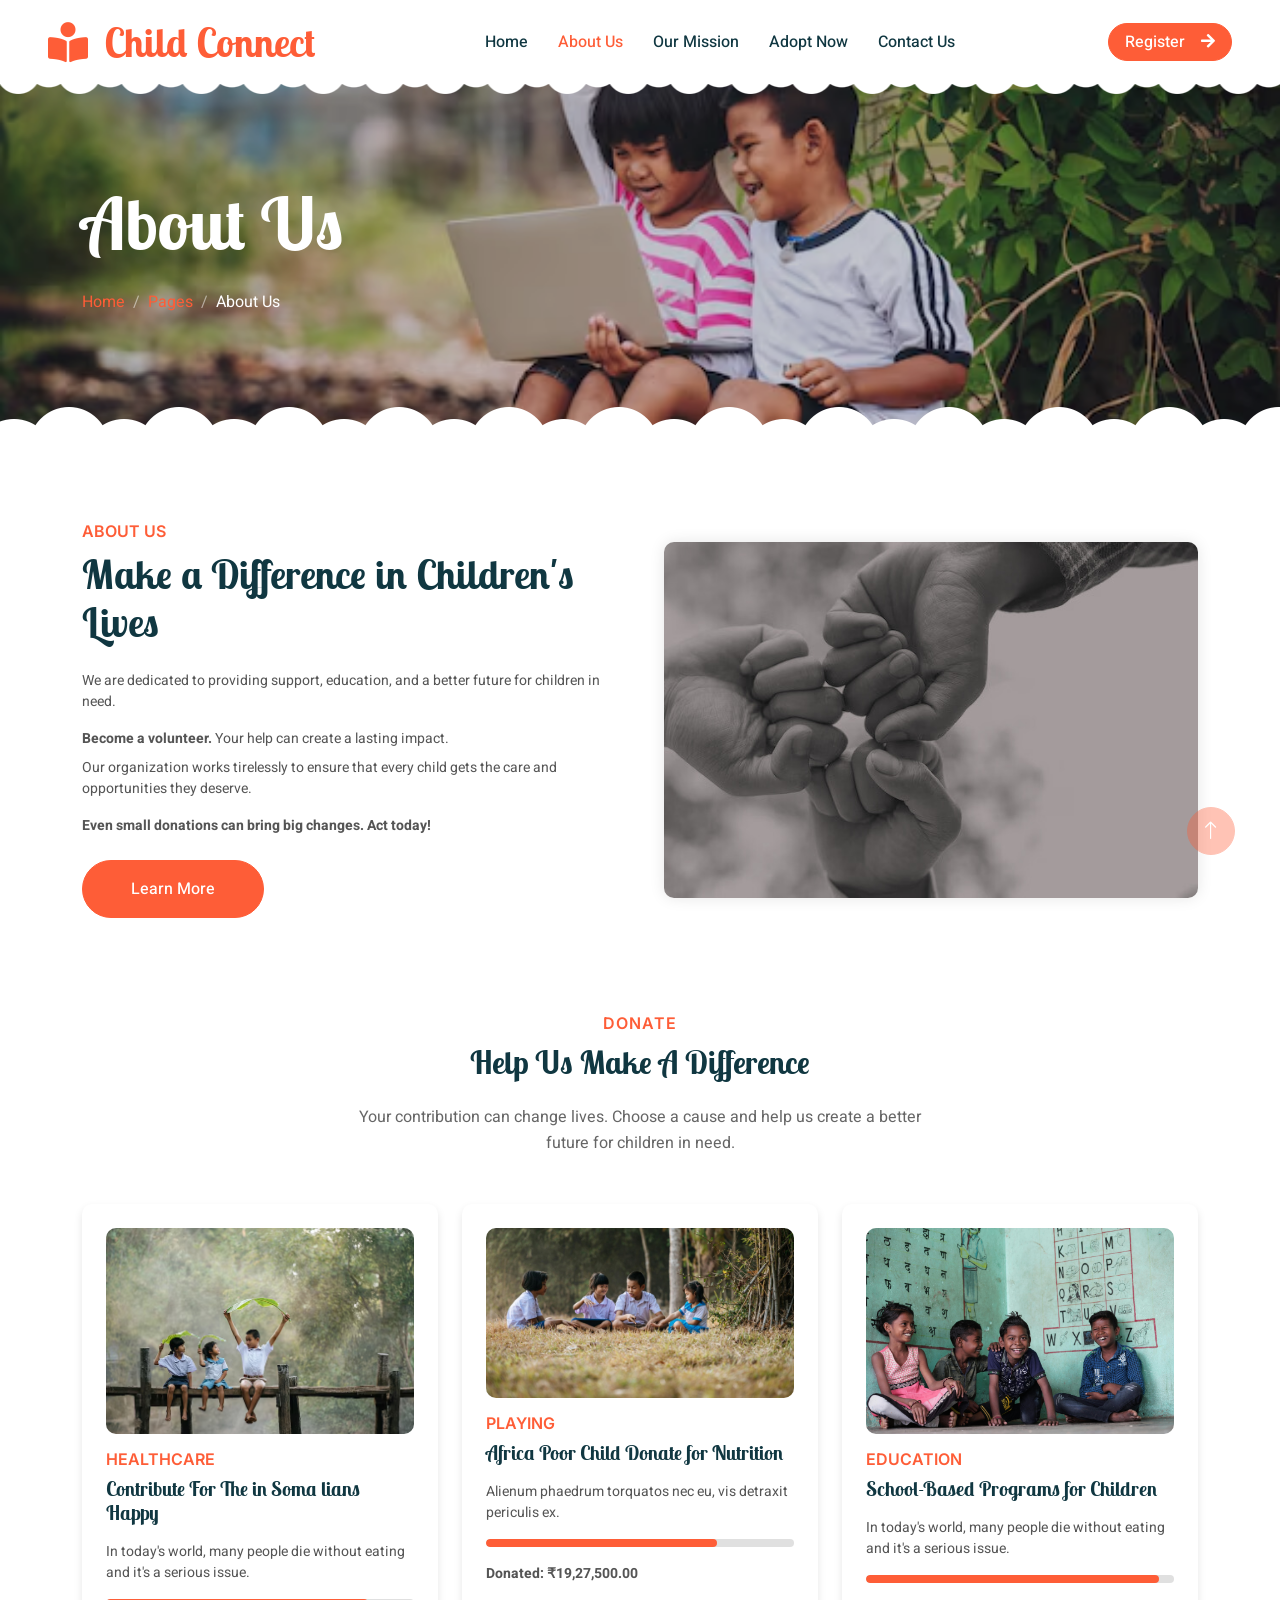
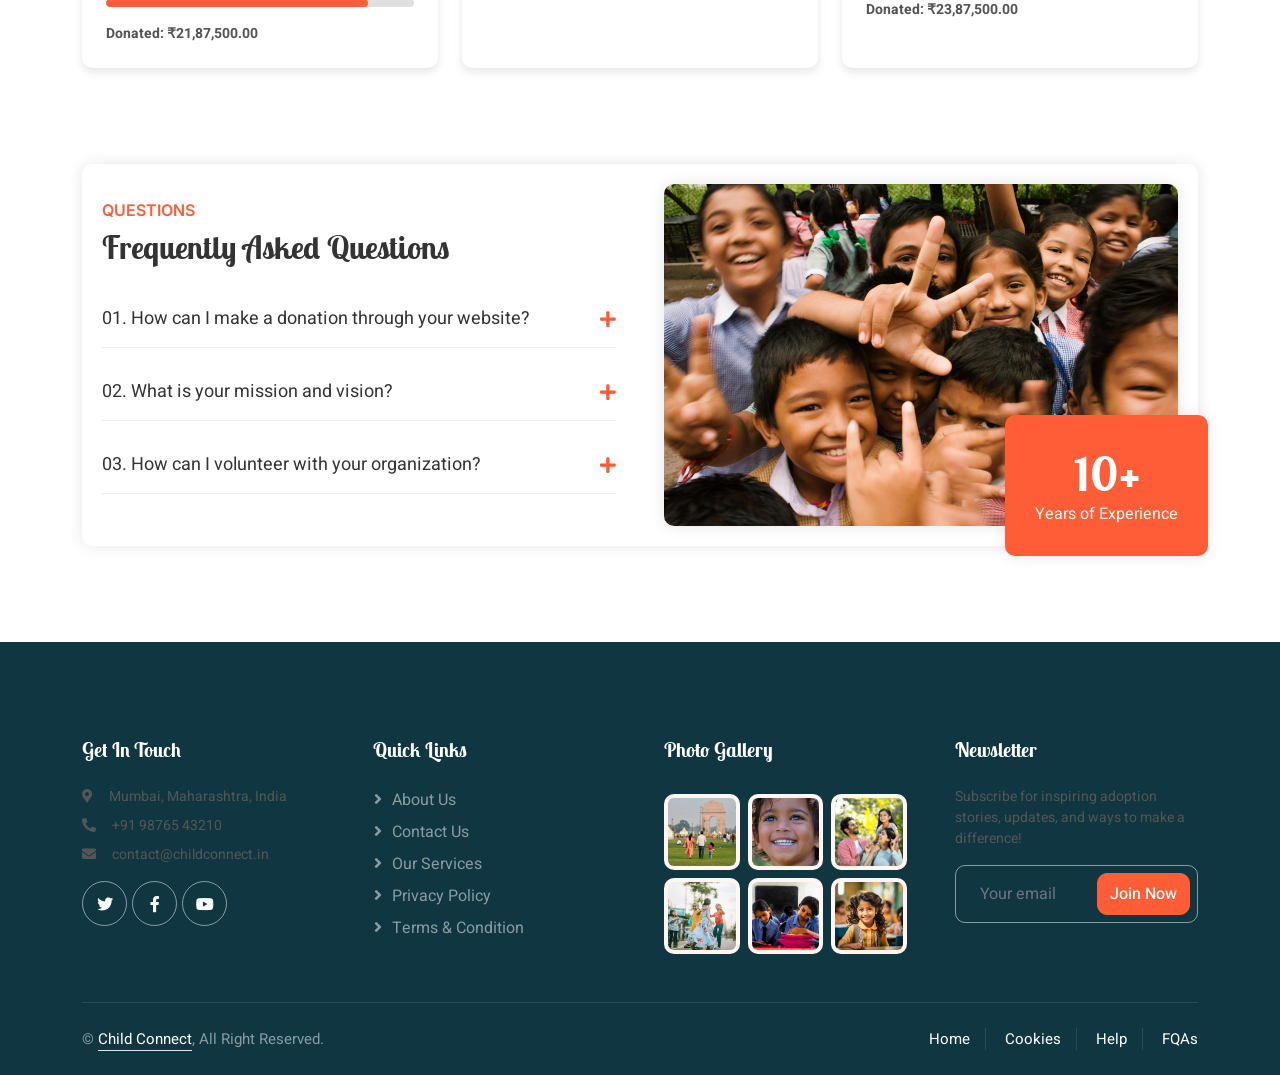
<file: Refrence html website/about.html>
<!DOCTYPE html>
<html lang="en">

<head>
    <meta charset="utf-8">
    <title>Online Child Connectivity</title>
    <meta content="width=device-width, initial-scale=1.0" name="viewport">
    <meta content="" name="keywords">
    <meta content="" name="description">

    <!-- Favicon -->
    <link href="img/favicon.ico" rel="icon">

    <!-- Google Web Fonts -->
    <link rel="preconnect" href="https://fonts.googleapis.com">
    <link rel="preconnect" href="https://fonts.gstatic.com" crossorigin>
    <link href="https://fonts.googleapis.com/css2?family=Heebo:wght@400;500;600&family=Inter:wght@600&family=Lobster+Two:wght@700&display=swap" rel="stylesheet">
    
    <!-- Icon Font Stylesheet -->
    <link href="https://cdnjs.cloudflare.com/ajax/libs/font-awesome/5.10.0/css/all.min.css" rel="stylesheet">
    <link href="https://cdn.jsdelivr.net/npm/bootstrap-icons@1.4.1/font/bootstrap-icons.css" rel="stylesheet">

    <!-- Libraries Stylesheet -->
    <link href="lib/animate/animate.min.css" rel="stylesheet">
    <link href="lib/owlcarousel/assets/owl.carousel.min.css" rel="stylesheet">

    <!-- Customized Bootstrap Stylesheet -->
    <link href="css/bootstrap.min.css" rel="stylesheet">

    <!-- Template Stylesheet -->
    <link href="css/style.css" rel="stylesheet">
</head>

<body>
    <div class="container-xxl bg-white p-0">
        <!-- Spinner Start -->
        <div id="spinner" class="show bg-white position-fixed translate-middle w-100 vh-100 top-50 start-50 d-flex align-items-center justify-content-center">
            <div class="spinner-border text-primary" style="width: 3rem; height: 3rem;" role="status">
                <span class="sr-only">Loading...</span>
            </div>
        </div>
        <!-- Spinner End -->


        <!-- Navbar Start -->
        <nav class="navbar navbar-expand-lg bg-white navbar-light sticky-top px-4 px-lg-5 py-lg-0">
            <a href="index.html" class="navbar-brand">
                <h1 class="m-0 text-primary"><i class="fa fa-book-reader me-3"></i>Child Connect</h1>
            </a>
            <button type="button" class="navbar-toggler" data-bs-toggle="collapse" data-bs-target="#navbarCollapse">
                <span class="navbar-toggler-icon"></span>
            </button>
            <div class="collapse navbar-collapse" id="navbarCollapse">
                <div class="navbar-nav mx-auto">
                    <a href="index.html" class="nav-item nav-link">Home</a>
                    <a href="about.html" class="nav-item nav-link active">About Us</a>
                    <a href="classes.html" class="nav-item nav-link">Our Mission</a>
                    <div class="nav-item dropdown">
                        <a href="adopt.html" class="nav-item nav-link" data-bs-toggle="dropdown">Adopt Now</a>
                        
                    </div>
                    <a href="contact.html" class="nav-item nav-link">Contact Us</a>
                </div>
               
            <a href="register.html" class="btn btn-primary rounded-pill px-3 d-none d-lg-block">Register<i class="fa fa-arrow-right ms-3"></i></a>            </div>

        </nav>
        <!-- Navbar End -->


        <!-- Page Header End -->
        <div class="container-xxl py-5 page-header position-relative mb-5">
            <div class="container py-5">
                <h1 class="display-2 text-white animated slideInDown mb-4">About Us</h1>
                <nav aria-label="breadcrumb animated slideInDown">
                    <ol class="breadcrumb">
                        <li class="breadcrumb-item"><a href="#">Home</a></li>
                        <li class="breadcrumb-item"><a href="#">Pages</a></li>
                        <li class="breadcrumb-item text-white active" aria-current="page">About Us</li>
                    </ol>
                </nav>
            </div>
        </div>
        <!-- Page Header End -->


        <!-- About Start -->
<div class="container-xxl py-5">
    <div class="container">
        <div class="row g-5 align-items-center">
            <div class="col-lg-6 wow fadeInUp" data-wow-delay="0.1s">
                <h6 class="text-primary text-uppercase mb-2">ABOUT US</h6>
                <h1 class="mb-4">Make a Difference in Children's Lives</h1>
                <p>We are dedicated to providing support, education, and a better future for children in need.</p>
                <p class="mb-2"><strong>Become a volunteer.</strong> Your help can create a lasting impact.</p>
                <p>Our organization works tirelessly to ensure that every child gets the care and opportunities they deserve.</p>
                <p class="mb-4"><strong>Even small donations can bring big changes. Act today!</strong></p>
                <div class="row g-4 align-items-center">
                    <div class="col-sm-6">
                        <a class="btn btn-primary rounded-pill py-3 px-5" href="">Learn More</a>
                    </div>
                    
                </div>
            </div>
            <div class="col-lg-6 about-img wow fadeInUp" data-wow-delay="0.5s">
                <div class="position-relative">
                    <img class="img-fluid rounded w-100" src="img/adoptt.jpg" alt="Children learning and growing">
                </div>
            </div>
        </div>
    </div>
</div>
<!-- About End -->
<style>
    .text-primary {
        color: #FE5D37 !important;
    }
    
    .btn-primary {
        background-color: #FE5D37 !important;
        border-color: #FE5D37 !important;
    }
    
    .btn-primary:hover {
        background-color: #FE5D37 !important;
        border-color: #FE5D37 !important;
    }
    
    .about-img img {
        border-radius: 10px;
        box-shadow: 0 0 15px rgba(0,0,0,0.1);
    }
</style>


       <!-- Call To Action Start -->
<div class="container-xxl py-5">
    <div class="container">
        <!-- Added Title Section -->
        <div class="text-center mx-auto mb-5 wow fadeInUp" data-wow-delay="0.1s" style="max-width: 600px;">
            <h6 class="text-primary text-uppercase">Donate</h6>
            <h1 class="mb-4">Help Us Make A Difference</h1>
            <p>Your contribution can change lives. Choose a cause and help us create a better future for children in need.</p>
        </div>

        <div class="row g-4">
            <!-- Donation Card 1 -->
            <div class="col-lg-4 wow fadeInUp" data-wow-delay="0.1s">
                <div class="bg-white rounded shadow p-4 h-100">
                    <div class="position-relative mb-3">
                        <img class="img-fluid rounded w-100" src="img/ban3.jpg" alt="Healthcare">
                    </div>
                    <h6 class="text-primary text-uppercase mb-2">Healthcare</h6>
                    <h3 class="mb-3">Contribute For The in Soma lians Happy</h3>
                    <p class="mb-3">In today's world, many people die without eating and it's a serious issue.</p>
                    <div class="progress mb-3" style="height: 8px;">
                        <div class="progress-bar bg-primary" role="progressbar" style="width: 85%;" 
                             aria-valuenow="85" aria-valuemin="0" aria-valuemax="100"></div>
                    </div>
                    <p class="fw-bold mb-0">Donated: ₹21,87,500.00</p>
                </div>
            </div>

            <!-- Donation Card 2 -->
            <div class="col-lg-4 wow fadeInUp" data-wow-delay="0.3s">
                <div class="bg-white rounded shadow p-4 h-100">
                    <div class="position-relative mb-3">
                        <img class="img-fluid rounded w-100" src="img/ban4.jpg" alt="Playing">
                    </div>
                    <h6 class="text-primary text-uppercase mb-2">Playing</h6>
                    <h3 class="mb-3">Africa Poor Child Donate for Nutrition</h3>
                    <p class="mb-3">Alienum phaedrum torquatos nec eu, vis detraxit periculis ex.</p>
                    <div class="progress mb-3" style="height: 8px;">
                        <div class="progress-bar bg-primary" role="progressbar" style="width: 75%;" 
                             aria-valuenow="75" aria-valuemin="0" aria-valuemax="100"></div>
                    </div>
                    <p class="fw-bold mb-0">Donated: ₹19,27,500.00</p>
                </div>
            </div>

            <!-- Donation Card 3 -->
            <div class="col-lg-4 wow fadeInUp" data-wow-delay="0.5s">
                <div class="bg-white rounded shadow p-4 h-100">
                    <div class="position-relative mb-3">
                        <img class="img-fluid rounded w-100" src="img/img12.jpg" alt="Education">
                    </div>
                    <h6 class="text-primary text-uppercase mb-2">Education</h6>
                    <h3 class="mb-3">School-Based Programs for Children</h3>
                    <p class="mb-3">In today's world, many people die without eating and it's a serious issue.</p>
                    <div class="progress mb-3" style="height: 8px;">
                        <div class="progress-bar bg-primary" role="progressbar" style="width: 95%;" 
                             aria-valuenow="95" aria-valuemin="0" aria-valuemax="100"></div>
                    </div>
                    <p class="fw-bold mb-0">Donated: ₹23,87,500.00</p>
                </div>
            </div>
        </div>
    </div>
</div>
<!-- Call To Action End -->

<style>
    /* Custom styles to match the design */
    .text-primary {
        color: #FE5D37 !important;
    }
    
    .bg-primary {
        background-color: #FE5D37 !important;
    }
    
    .progress {
        background-color: #e0e0e0;
        border-radius: 5px;
    }
    
    .progress-bar {
        border-radius: 5px;
    }
    
    .shadow {
        box-shadow: 0px 4px 8px rgba(0, 0, 0, 0.1) !important;
    }
    
    h3 {
        font-size: 20px;
        font-weight: bold;
    }
    
    p {
        color: #555;
        font-size: 14px;
    }

    /* Image hover effect */
    .position-relative img {
        transition: transform 0.3s ease;
    }

    .position-relative:hover img {
        transform: scale(1.05);
    }

    /* Additional styles for the title section */
    .text-center.mx-auto.mb-5 h6 {
        font-size: 16px;
        letter-spacing: 1px;
        margin-bottom: 10px;
    }

    .text-center.mx-auto.mb-5 h1 {
        font-size: 32px;
        font-weight: bold;
        margin-bottom: 15px;
    }

    .text-center.mx-auto.mb-5 p {
        color: #666;
        font-size: 16px;
        line-height: 1.6;
    }
</style>










     <!-- FAQ Start -->
<div class="container-xxl py-5">
    <div class="container">
        <section class="faq-container">
            <div class="row g-5 align-items-center">
                <!-- FAQ Content -->
                <div class="col-lg-6 wow fadeInUp" data-wow-delay="0.1s">
                    <h6 class="text-primary text-uppercase mb-2">QUESTIONS</h6>
                    <h1 class="mb-4">Frequently Asked Questions</h1>
                    <div class="faq">
                        <div class="faq-item">
                            <button onclick="toggleFAQ(this)" class="d-flex justify-content-between align-items-center w-100">
                                <span>01. How can I make a donation through your website?</span>
                                <i class="fa fa-plus"></i>
                            </button>
                            <p>You can make donations through our secure payment gateway using credit/debit cards, net banking, or digital wallets. All transactions are encrypted and safe.</p>
                        </div>

                        <div class="faq-item">
                            <button onclick="toggleFAQ(this)" class="d-flex justify-content-between align-items-center w-100">
                                <span>02. What is your mission and vision?</span>
                                <i class="fa fa-plus"></i>
                            </button>
                            <p>Our mission is to provide every child with opportunities for a better future through education, healthcare, and emotional support. We envision a world where every child has access to basic necessities and quality education.</p>
                        </div>

                        <div class="faq-item">
                            <button onclick="toggleFAQ(this)" class="d-flex justify-content-between align-items-center w-100">
                                <span>03. How can I volunteer with your organization?</span>
                                <i class="fa fa-plus"></i>
                            </button>
                            <p>You can join our volunteer program by filling out the application form on our website. We offer various volunteering opportunities both online and offline.</p>
                        </div>
                    </div>
                </div>

                <!-- FAQ Image -->
                <div class="col-lg-6 about-img wow fadeInUp" data-wow-delay="0.5s">
                    <div class="position-relative">
                        <img class="img-fluid rounded w-100" src="img/img7.jpg" alt="Children asking questions">
                        <div class="experience-badge">
                            <h1 class="display-1">10+</h1>
                            <p class="m-0">Years of Experience</p>
                        </div>
                    </div>
                </div>
            </div>
        </section>
    </div>
</div>
<!-- FAQ End -->

<style>
    .faq-container {
        padding: 20px;
        background: white;
        border-radius: 10px;
        box-shadow: 0 0 15px rgba(0,0,0,0.1);
    }

    .faq-container h6 {
        color: #FE5D37;
        text-transform: uppercase;
        font-size: 16px;
    }

    .faq-container h1 {
        font-size: 32px;
        font-weight: bold;
        color: #333;
        margin-bottom: 30px;
    }

    .faq-item {
        border-bottom: 1px solid #eee;
        margin-bottom: 15px;
    }

    .faq-item button {
        padding: 15px 0;
        font-size: 18px;
        color: #333;
        background: none;
        border: none;
        cursor: pointer;
        transition: all 0.3s ease;
    }

    .faq-item button:hover {
        color: #FE5D37;
    }

    .faq-item p {
        display: none;
        padding: 0 0 15px 0;
        color: #666;
        line-height: 1.6;
    }

    .faq-item i {
        color: #FE5D37;
        transition: transform 0.3s ease;
    }

    .faq-item.active i {
        transform: rotate(45deg);
    }

    /* Image styles */
    .about-img {
        position: relative;
    }

    .about-img img {
        border-radius: 10px;
        box-shadow: 0 0 15px rgba(0,0,0,0.1);
    }

    .experience-badge {
        position: absolute;
        right: -30px;
        bottom: -30px;
        background: #FE5D37;
        color: white;
        padding: 30px;
        border-radius: 10px;
        text-align: center;
        box-shadow: 0 0 15px rgba(0,0,0,0.1);
    }

    .experience-badge h1 {
        color: white;
        margin: 0;
        font-size: 48px;
        font-weight: bold;
    }

    .experience-badge p {
        color: white;
        font-size: 16px;
    }

    @media (max-width: 768px) {
        .experience-badge {
            right: 0;
            bottom: -20px;
            padding: 20px;
        }
    }
</style>













       <!-- Footer Start -->
       <div class="container-fluid bg-dark text-white-50 footer pt-5 mt-5 wow fadeIn" data-wow-delay="0.1s">
        <div class="container py-5">
            <div class="row g-5">
                <div class="col-lg-3 col-md-6">
                    <h3 class="text-white mb-4">Get In Touch</h3>
                    <p class="mb-2"><i class="fa fa-map-marker-alt me-3"></i>Mumbai, Maharashtra, India</p>
                    <p class="mb-2"><i class="fa fa-phone-alt me-3"></i>+91 98765 43210</p>
                    <p class="mb-2"><i class="fa fa-envelope me-3"></i>contact@childconnect.in</p>
                    <div class="d-flex pt-2">
                        <a class="btn btn-outline-light btn-social" href=""><i class="fab fa-twitter"></i></a>
                        <a class="btn btn-outline-light btn-social" href=""><i class="fab fa-facebook-f"></i></a>
                        <a class="btn btn-outline-light btn-social" href=""><i class="fab fa-youtube"></i></a>
                    </div>
                </div>
                <div class="col-lg-3 col-md-6">
                    <h3 class="text-white mb-4">Quick Links</h3>
                    <a class="btn btn-link text-white-50" href="">About Us</a>
                    <a class="btn btn-link text-white-50" href="">Contact Us</a>
                    <a class="btn btn-link text-white-50" href="">Our Services</a>
                    <a class="btn btn-link text-white-50" href="">Privacy Policy</a>
                    <a class="btn btn-link text-white-50" href="">Terms & Condition</a>
                </div>
                <div class="col-lg-3 col-md-6">
                    <h3 class="text-white mb-4">Photo Gallery</h3>
                    <div class="row g-2 pt-2">
                        <div class="col-4">
                            <img class="img-fluid rounded bg-light p-1" src="img/fam3.jpg" alt="">
                        </div>
                        <div class="col-4">
                            <img class="img-fluid rounded bg-light p-1" src="img/cld1.jpg" alt="">
                        </div>
                        <div class="col-4">
                            <img class="img-fluid rounded bg-light p-1" src="img/fam2.jpg" alt="">
                        </div>
                        <div class="col-4">
                            <img class="img-fluid rounded bg-light p-1" src="img/img5.jpg" alt="">
                        </div>
                        <div class="col-4">
                            <img class="img-fluid rounded bg-light p-1" src="img/img4.jpg" alt="">
                        </div>
                        <div class="col-4">
                            <img class="img-fluid rounded bg-light p-1" src="img/blog1.jpg" alt="">
                        </div>
                    </div>
                </div>
                <div class="col-lg-3 col-md-6">
                    <h3 class="text-white mb-4">Newsletter</h3>
                    <p>Subscribe for inspiring adoption stories, updates, and ways to make a difference!</p>
                    <div class="position-relative mx-auto" style="max-width: 400px;">
                        <input class="form-control bg-transparent w-100 py-3 ps-4 pe-5" type="text" placeholder="Your email">
                        <button type="button" class="btn btn-primary py-2 position-absolute top-0 end-0 mt-2 me-2">Join Now</button>
                    </div>
                </div>
            </div>
        </div>
        <div class="container">
            <div class="copyright">
                <div class="row">
                    <div class="col-md-6 text-center text-md-start mb-3 mb-md-0">
                        &copy; <a class="border-bottom" href="#">Child Connect</a>, All Right Reserved. 
                        
                        <!--/*** This template is free as long as you keep the footer author’s credit link/attribution link/backlink. If you'd like to use the template without the footer author’s credit link/attribution link/backlink, you can purchase the Credit Removal License from "https://htmlcodex.com/credit-removal". Thank you for your support. ***/-->
                    </div>
                    <div class="col-md-6 text-center text-md-end">
                        <div class="footer-menu">
                            <a href="">Home</a>
                            <a href="">Cookies</a>
                            <a href="">Help</a>
                            <a href="">FQAs</a>
                        </div>
                    </div>
                </div>
            </div>
        </div>
    </div>
    <!-- Footer End -->


        <!-- Back to Top -->
        <a href="#" class="btn btn-lg btn-primary btn-lg-square back-to-top"><i class="bi bi-arrow-up"></i></a>
    </div>

    <!-- JavaScript Libraries -->
    <script src="https://code.jquery.com/jquery-3.4.1.min.js"></script>
    <script src="https://cdn.jsdelivr.net/npm/bootstrap@5.0.0/dist/js/bootstrap.bundle.min.js"></script>
    <script src="lib/wow/wow.min.js"></script>
    <script src="lib/easing/easing.min.js"></script>
    <script src="lib/waypoints/waypoints.min.js"></script>
    <script src="lib/owlcarousel/owl.carousel.min.js"></script>

    <!-- Template Javascript -->
    <script src="js/main.js"></script>
</body>

</html>
</file>
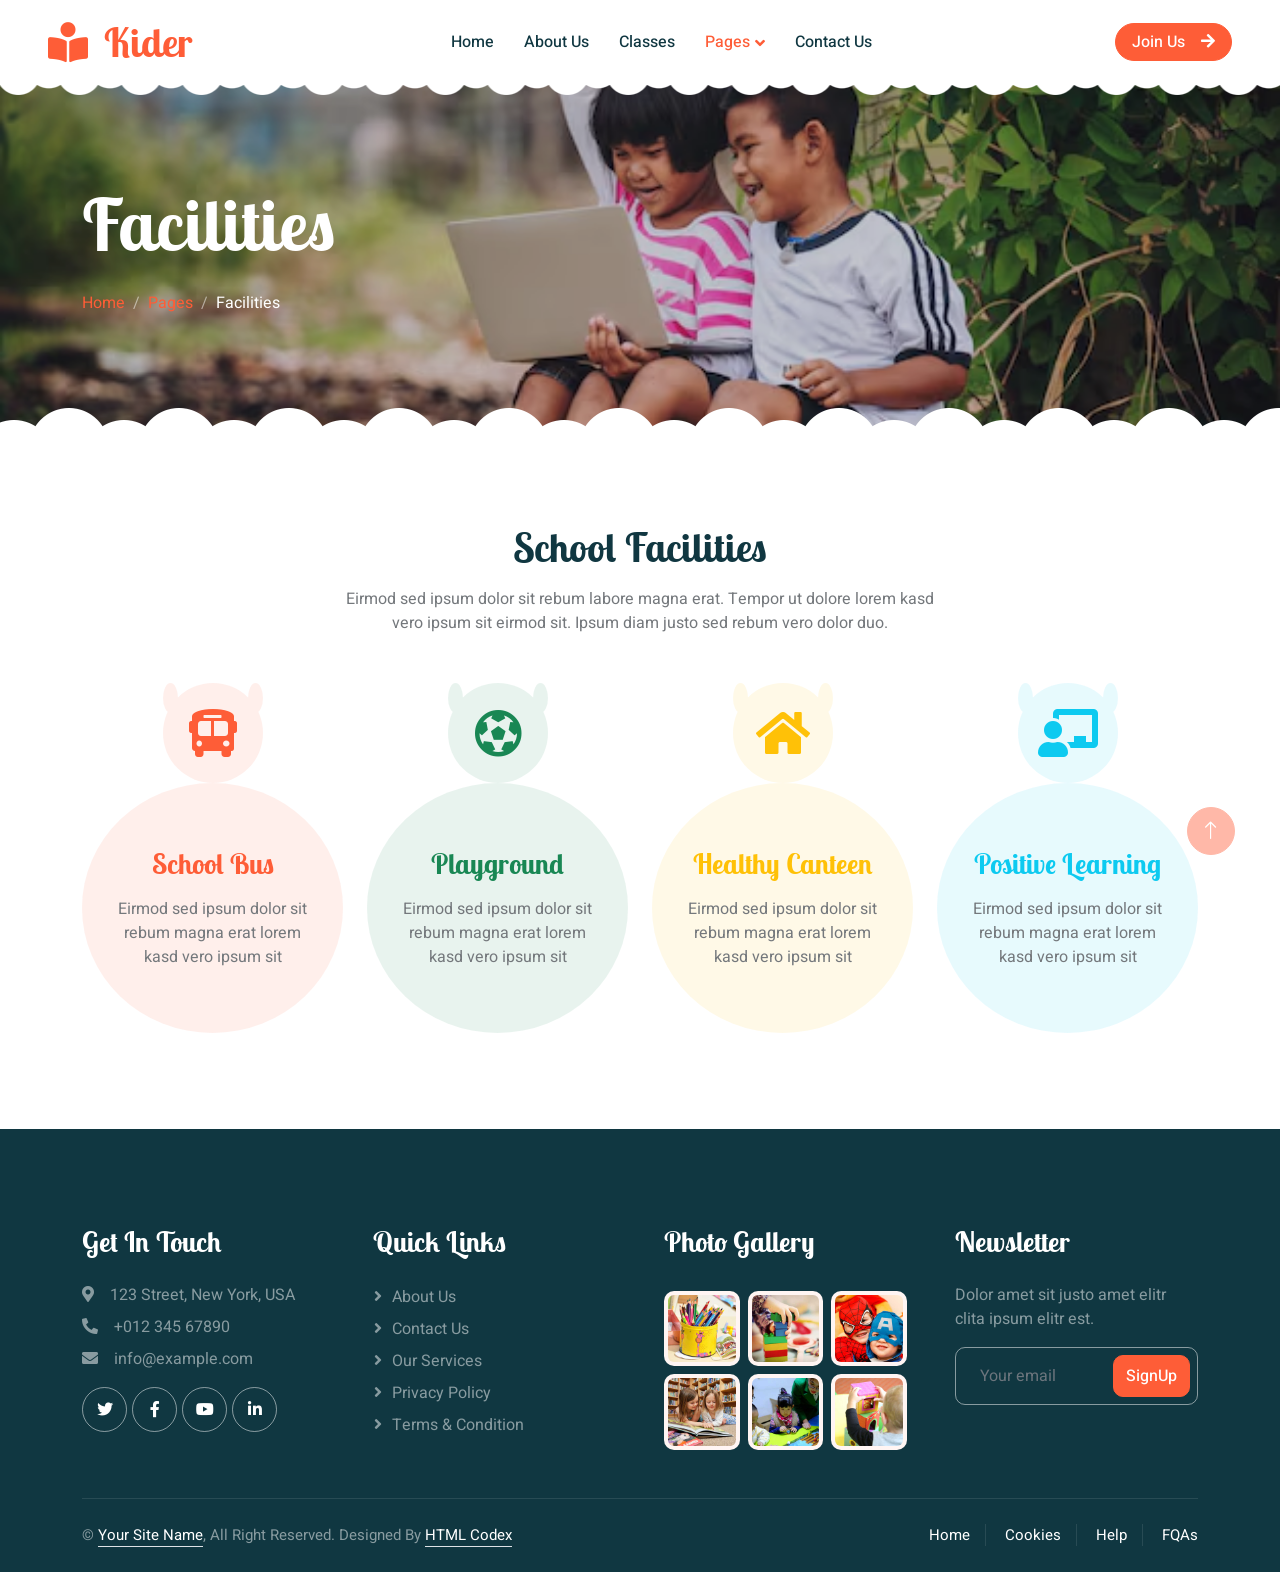
<file: Refrence html website/facility.html>
<!DOCTYPE html>
<html lang="en">

<head>
    <meta charset="utf-8">
    <title>Kider - Preschool Website Template</title>
    <meta content="width=device-width, initial-scale=1.0" name="viewport">
    <meta content="" name="keywords">
    <meta content="" name="description">

    <!-- Favicon -->
    <link href="img/favicon.ico" rel="icon">

    <!-- Google Web Fonts -->
    <link rel="preconnect" href="https://fonts.googleapis.com">
    <link rel="preconnect" href="https://fonts.gstatic.com" crossorigin>
    <link href="https://fonts.googleapis.com/css2?family=Heebo:wght@400;500;600&family=Inter:wght@600&family=Lobster+Two:wght@700&display=swap" rel="stylesheet">
    
    <!-- Icon Font Stylesheet -->
    <link href="https://cdnjs.cloudflare.com/ajax/libs/font-awesome/5.10.0/css/all.min.css" rel="stylesheet">
    <link href="https://cdn.jsdelivr.net/npm/bootstrap-icons@1.4.1/font/bootstrap-icons.css" rel="stylesheet">

    <!-- Libraries Stylesheet -->
    <link href="lib/animate/animate.min.css" rel="stylesheet">
    <link href="lib/owlcarousel/assets/owl.carousel.min.css" rel="stylesheet">

    <!-- Customized Bootstrap Stylesheet -->
    <link href="css/bootstrap.min.css" rel="stylesheet">

    <!-- Template Stylesheet -->
    <link href="css/style.css" rel="stylesheet">
</head>

<body>
    <div class="container-xxl bg-white p-0">
        <!-- Spinner Start -->
        <div id="spinner" class="show bg-white position-fixed translate-middle w-100 vh-100 top-50 start-50 d-flex align-items-center justify-content-center">
            <div class="spinner-border text-primary" style="width: 3rem; height: 3rem;" role="status">
                <span class="sr-only">Loading...</span>
            </div>
        </div>
        <!-- Spinner End -->


        <!-- Navbar Start -->
        <nav class="navbar navbar-expand-lg bg-white navbar-light sticky-top px-4 px-lg-5 py-lg-0">
            <a href="index.html" class="navbar-brand">
                <h1 class="m-0 text-primary"><i class="fa fa-book-reader me-3"></i>Kider</h1>
            </a>
            <button type="button" class="navbar-toggler" data-bs-toggle="collapse" data-bs-target="#navbarCollapse">
                <span class="navbar-toggler-icon"></span>
            </button>
            <div class="collapse navbar-collapse" id="navbarCollapse">
                <div class="navbar-nav mx-auto">
                    <a href="index.html" class="nav-item nav-link">Home</a>
                    <a href="about.html" class="nav-item nav-link">About Us</a>
                    <a href="classes.html" class="nav-item nav-link">Classes</a>
                    <div class="nav-item dropdown">
                        <a href="#" class="nav-link dropdown-toggle active" data-bs-toggle="dropdown">Pages</a>
                        <div class="dropdown-menu rounded-0 rounded-bottom border-0 shadow-sm m-0">
                            <a href="facility.html" class="dropdown-item active">School Facilities</a>
                            <a href="team.html" class="dropdown-item">Popular Teachers</a>
                            <a href="call-to-action.html" class="dropdown-item">Become A Teachers</a>
                            <a href="appointment.html" class="dropdown-item">Make Appointment</a>
                            <a href="testimonial.html" class="dropdown-item">Testimonial</a>
                            <a href="404.html" class="dropdown-item">404 Error</a>
                        </div>
                    </div>
                    <a href="contact.html" class="nav-item nav-link">Contact Us</a>
                </div>
                <a href="" class="btn btn-primary rounded-pill px-3 d-none d-lg-block">Join Us<i class="fa fa-arrow-right ms-3"></i></a>
            </div>
        </nav>
        <!-- Navbar End -->


        <!-- Page Header End -->
        <div class="container-xxl py-5 page-header position-relative mb-5">
            <div class="container py-5">
                <h1 class="display-2 text-white animated slideInDown mb-4">Facilities</h1>
                <nav aria-label="breadcrumb animated slideInDown">
                    <ol class="breadcrumb">
                        <li class="breadcrumb-item"><a href="#">Home</a></li>
                        <li class="breadcrumb-item"><a href="#">Pages</a></li>
                        <li class="breadcrumb-item text-white active" aria-current="page">Facilities</li>
                    </ol>
                </nav>
            </div>
        </div>
        <!-- Page Header End -->


        <!-- Facilities Start -->
        <div class="container-xxl py-5">
            <div class="container">
                <div class="text-center mx-auto mb-5 wow fadeInUp" data-wow-delay="0.1s" style="max-width: 600px;">
                    <h1 class="mb-3">School Facilities</h1>
                    <p>Eirmod sed ipsum dolor sit rebum labore magna erat. Tempor ut dolore lorem kasd vero ipsum sit eirmod sit. Ipsum diam justo sed rebum vero dolor duo.</p>
                </div>
                <div class="row g-4">
                    <div class="col-lg-3 col-sm-6 wow fadeInUp" data-wow-delay="0.1s">
                        <div class="facility-item">
                            <div class="facility-icon bg-primary">
                                <span class="bg-primary"></span>
                                <i class="fa fa-bus-alt fa-3x text-primary"></i>
                                <span class="bg-primary"></span>
                            </div>
                            <div class="facility-text bg-primary">
                                <h3 class="text-primary mb-3">School Bus</h3>
                                <p class="mb-0">Eirmod sed ipsum dolor sit rebum magna erat lorem kasd vero ipsum sit</p>
                            </div>
                        </div>
                    </div>
                    <div class="col-lg-3 col-sm-6 wow fadeInUp" data-wow-delay="0.3s">
                        <div class="facility-item">
                            <div class="facility-icon bg-success">
                                <span class="bg-success"></span>
                                <i class="fa fa-futbol fa-3x text-success"></i>
                                <span class="bg-success"></span>
                            </div>
                            <div class="facility-text bg-success">
                                <h3 class="text-success mb-3">Playground</h3>
                                <p class="mb-0">Eirmod sed ipsum dolor sit rebum magna erat lorem kasd vero ipsum sit</p>
                            </div>
                        </div>
                    </div>
                    <div class="col-lg-3 col-sm-6 wow fadeInUp" data-wow-delay="0.5s">
                        <div class="facility-item">
                            <div class="facility-icon bg-warning">
                                <span class="bg-warning"></span>
                                <i class="fa fa-home fa-3x text-warning"></i>
                                <span class="bg-warning"></span>
                            </div>
                            <div class="facility-text bg-warning">
                                <h3 class="text-warning mb-3">Healthy Canteen</h3>
                                <p class="mb-0">Eirmod sed ipsum dolor sit rebum magna erat lorem kasd vero ipsum sit</p>
                            </div>
                        </div>
                    </div>
                    <div class="col-lg-3 col-sm-6 wow fadeInUp" data-wow-delay="0.7s">
                        <div class="facility-item">
                            <div class="facility-icon bg-info">
                                <span class="bg-info"></span>
                                <i class="fa fa-chalkboard-teacher fa-3x text-info"></i>
                                <span class="bg-info"></span>
                            </div>
                            <div class="facility-text bg-info">
                                <h3 class="text-info mb-3">Positive Learning</h3>
                                <p class="mb-0">Eirmod sed ipsum dolor sit rebum magna erat lorem kasd vero ipsum sit</p>
                            </div>
                        </div>
                    </div>
                </div>
            </div>
        </div>
        <!-- Facilities End -->


        <!-- Footer Start -->
        <div class="container-fluid bg-dark text-white-50 footer pt-5 mt-5 wow fadeIn" data-wow-delay="0.1s">
            <div class="container py-5">
                <div class="row g-5">
                    <div class="col-lg-3 col-md-6">
                        <h3 class="text-white mb-4">Get In Touch</h3>
                        <p class="mb-2"><i class="fa fa-map-marker-alt me-3"></i>123 Street, New York, USA</p>
                        <p class="mb-2"><i class="fa fa-phone-alt me-3"></i>+012 345 67890</p>
                        <p class="mb-2"><i class="fa fa-envelope me-3"></i>info@example.com</p>
                        <div class="d-flex pt-2">
                            <a class="btn btn-outline-light btn-social" href=""><i class="fab fa-twitter"></i></a>
                            <a class="btn btn-outline-light btn-social" href=""><i class="fab fa-facebook-f"></i></a>
                            <a class="btn btn-outline-light btn-social" href=""><i class="fab fa-youtube"></i></a>
                            <a class="btn btn-outline-light btn-social" href=""><i class="fab fa-linkedin-in"></i></a>
                        </div>
                    </div>
                    <div class="col-lg-3 col-md-6">
                        <h3 class="text-white mb-4">Quick Links</h3>
                        <a class="btn btn-link text-white-50" href="">About Us</a>
                        <a class="btn btn-link text-white-50" href="">Contact Us</a>
                        <a class="btn btn-link text-white-50" href="">Our Services</a>
                        <a class="btn btn-link text-white-50" href="">Privacy Policy</a>
                        <a class="btn btn-link text-white-50" href="">Terms & Condition</a>
                    </div>
                    <div class="col-lg-3 col-md-6">
                        <h3 class="text-white mb-4">Photo Gallery</h3>
                        <div class="row g-2 pt-2">
                            <div class="col-4">
                                <img class="img-fluid rounded bg-light p-1" src="img/classes-1.jpg" alt="">
                            </div>
                            <div class="col-4">
                                <img class="img-fluid rounded bg-light p-1" src="img/classes-2.jpg" alt="">
                            </div>
                            <div class="col-4">
                                <img class="img-fluid rounded bg-light p-1" src="img/classes-3.jpg" alt="">
                            </div>
                            <div class="col-4">
                                <img class="img-fluid rounded bg-light p-1" src="img/classes-4.jpg" alt="">
                            </div>
                            <div class="col-4">
                                <img class="img-fluid rounded bg-light p-1" src="img/classes-5.jpg" alt="">
                            </div>
                            <div class="col-4">
                                <img class="img-fluid rounded bg-light p-1" src="img/classes-6.jpg" alt="">
                            </div>
                        </div>
                    </div>
                    <div class="col-lg-3 col-md-6">
                        <h3 class="text-white mb-4">Newsletter</h3>
                        <p>Dolor amet sit justo amet elitr clita ipsum elitr est.</p>
                        <div class="position-relative mx-auto" style="max-width: 400px;">
                            <input class="form-control bg-transparent w-100 py-3 ps-4 pe-5" type="text" placeholder="Your email">
                            <button type="button" class="btn btn-primary py-2 position-absolute top-0 end-0 mt-2 me-2">SignUp</button>
                        </div>
                    </div>
                </div>
            </div>
            <div class="container">
                <div class="copyright">
                    <div class="row">
                        <div class="col-md-6 text-center text-md-start mb-3 mb-md-0">
                            &copy; <a class="border-bottom" href="#">Your Site Name</a>, All Right Reserved. 
							
							<!--/*** This template is free as long as you keep the footer author’s credit link/attribution link/backlink. If you'd like to use the template without the footer author’s credit link/attribution link/backlink, you can purchase the Credit Removal License from "https://htmlcodex.com/credit-removal". Thank you for your support. ***/-->
							Designed By <a class="border-bottom" href="https://htmlcodex.com">HTML Codex</a>
                        </div>
                        <div class="col-md-6 text-center text-md-end">
                            <div class="footer-menu">
                                <a href="">Home</a>
                                <a href="">Cookies</a>
                                <a href="">Help</a>
                                <a href="">FQAs</a>
                            </div>
                        </div>
                    </div>
                </div>
            </div>
        </div>
        <!-- Footer End -->


        <!-- Back to Top -->
        <a href="#" class="btn btn-lg btn-primary btn-lg-square back-to-top"><i class="bi bi-arrow-up"></i></a>
    </div>

    <!-- JavaScript Libraries -->
    <script src="https://code.jquery.com/jquery-3.4.1.min.js"></script>
    <script src="https://cdn.jsdelivr.net/npm/bootstrap@5.0.0/dist/js/bootstrap.bundle.min.js"></script>
    <script src="lib/wow/wow.min.js"></script>
    <script src="lib/easing/easing.min.js"></script>
    <script src="lib/waypoints/waypoints.min.js"></script>
    <script src="lib/owlcarousel/owl.carousel.min.js"></script>

    <!-- Template Javascript -->
    <script src="js/main.js"></script>
</body>

</html>
</file>
<file: Refrence html website/css/style.css>
/********** Template CSS **********/
:root {
    --primary: #FE5D37;
    --light: #FFF5F3;
    --dark: #103741;
}

.back-to-top {
    position: fixed;
    display: none;
    right: 45px;
    bottom: 45px;
    z-index: 99;
}


/*** Spinner ***/
#spinner {
    opacity: 0;
    visibility: hidden;
    transition: opacity .5s ease-out, visibility 0s linear .5s;
    z-index: 99999;
}

#spinner.show {
    transition: opacity .5s ease-out, visibility 0s linear 0s;
    visibility: visible;
    opacity: 1;
}


/*** Button ***/
.btn {
    font-weight: 500;
    transition: .5s;
}

.btn.btn-primary {
    color: #FFFFFF;
}

.btn-square {
    width: 38px;
    height: 38px;
}

.btn-sm-square {
    width: 32px;
    height: 32px;
}

.btn-lg-square {
    width: 48px;
    height: 48px;
}

.btn-square,
.btn-sm-square,
.btn-lg-square {
    padding: 0;
    display: flex;
    align-items: center;
    justify-content: center;
    font-weight: normal;
    border-radius: 50px;
}


/*** Heading ***/
h1,
h2,
h3,
h4,
.h1,
.h2,
.h3,
.h4,
.display-1,
.display-2,
.display-3,
.display-4,
.display-5,
.display-6 {
    font-family: 'Lobster Two', cursive;
    font-weight: 700;
}

h5,
h6,
.h5,
.h6 {
    font-weight: 600;
}

.font-secondary {
    font-family: 'Lobster Two', cursive;
}


/*** Navbar ***/
.navbar .navbar-nav .nav-link {
    padding: 30px 15px;
    color: var(--dark);
    font-weight: 500;
    outline: none;
}

.navbar .navbar-nav .nav-link:hover,
.navbar .navbar-nav .nav-link.active {
    color: var(--primary);
}

.navbar.sticky-top {
    top: -100px;
    transition: .5s;
}

.navbar .dropdown-toggle::after {
    border: none;
    content: "\f107";
    font-family: "Font Awesome 5 Free";
    font-weight: 900;
    vertical-align: middle;
    margin-left: 5px;
    transition: .5s;
}

.navbar .dropdown-toggle[aria-expanded=true]::after {
    transform: rotate(-180deg);
}

@media (max-width: 991.98px) {
    .navbar .navbar-nav .nav-link  {
        margin-right: 0;
        padding: 10px 0;
    }

    .navbar .navbar-nav {
        margin-top: 15px;
        border-top: 1px solid #EEEEEE;
    }
}

@media (min-width: 992px) {
    .navbar .nav-item .dropdown-menu {
        display: block;
        top: calc(100% - 15px);
        margin-top: 0;
        opacity: 0;
        visibility: hidden;
        transition: .5s;
        
    }

    .navbar .nav-item:hover .dropdown-menu {
        top: 100%;
        visibility: visible;
        transition: .5s;
        opacity: 1;
    }
}


/*** Header ***/
.header-carousel::before,
.header-carousel::after,
.page-header::before,
.page-header::after {
    position: absolute;
    content: "";
    width: 100%;
    height: 10px;
    top: 0;
    left: 0;
    background: url(../img/bg-header-top.png) center center repeat-x;
    z-index: 1;
}

.header-carousel::after,
.page-header::after {
    height: 19px;
    top: auto;
    bottom: 0;
    background: url(../img/bg-header-bottom.png) center center repeat-x;
}

@media (max-width: 768px) {
    .header-carousel .owl-carousel-item {
        position: relative;
        min-height: 500px;
    }
    
    .header-carousel .owl-carousel-item img {
        position: absolute;
        width: 100%;
        height: 100%;
        object-fit: cover;
    }

    .header-carousel .owl-carousel-item p {
        font-size: 16px !important;
        font-weight: 400 !important;
    }

    .header-carousel .owl-carousel-item h1 {
        font-size: 30px;
        font-weight: 600;
    }
}

.header-carousel .owl-nav {
    position: absolute;
    top: 50%;
    right: 8%;
    transform: translateY(-50%);
    display: flex;
    flex-direction: column;
}

.header-carousel .owl-nav .owl-prev,
.header-carousel .owl-nav .owl-next {
    margin: 7px 0;
    width: 45px;
    height: 45px;
    display: flex;
    align-items: center;
    justify-content: center;
    color: #FFFFFF;
    background: transparent;
    border: 1px solid #FFFFFF;
    border-radius: 45px;
    font-size: 22px;
    transition: .5s;
}

.header-carousel .owl-nav .owl-prev:hover,
.header-carousel .owl-nav .owl-next:hover {
    background: var(--primary);
    border-color: var(--primary);
}

.page-header {
    background: linear-gradient(rgba(0, 0, 0, .2), rgba(0, 0, 0, .2)), url(../img/ban2.jpg) center center no-repeat;
    background-size: cover;
}

.breadcrumb-item + .breadcrumb-item::before {
    color: rgba(255, 255, 255, .5);
}


/*** Facility ***/
.facility-item .facility-icon {
    position: relative;
    margin: 0 auto;
    width: 100px;
    height: 100px;
    border-radius: 100px;
    display: flex;
    align-items: center;
    justify-content: center;
}

.facility-item .facility-icon::before {
    position: absolute;
    content: "";
    width: 100%;
    height: 100%;
    top: 0;
    left: 0;
    background: rgba(255, 255, 255, .9);
    transition: .5s;
    z-index: 1;
}

.facility-item .facility-icon span {
    position: absolute;
    content: "";
    width: 15px;
    height: 30px;
    top: 0;
    left: 0;
    border-radius: 50%;
}

.facility-item .facility-icon span:last-child {
    left: auto;
    right: 0;
}

.facility-item .facility-icon i {
    position: relative;
    z-index: 2;
}

.facility-item .facility-text {
    position: relative;
    min-height: 250px;
    padding: 30px;
    border-radius: 100%;
    display: flex;
    text-align: center;
    justify-content: center;
    flex-direction: column;
}

.facility-item .facility-text::before {
    position: absolute;
    content: "";
    width: 100%;
    height: 100%;
    top: 0;
    left: 0;
    background: rgba(255, 255, 255, .9);
    transition: .5s;
    z-index: 1;
}

.facility-item .facility-text * {
    position: relative;
    z-index: 2;
}

.facility-item:hover .facility-icon::before,
.facility-item:hover .facility-text::before {
    background: transparent;
}

.facility-item * {
    transition: .5s;
}

.facility-item:hover * {
    color: #FFFFFF !important;
}


/*** About ***/
.about-img img {
    transition: .5s;
}

.about-img img:hover {
    background: var(--primary) !important;
}


/*** Classes ***/
.classes-item {
    transition: .5s;
}

.classes-item:hover {
    margin-top: -10px;
}


/*** Team ***/
.team-item .team-text {
    position: absolute;
    width: 250px;
    height: 250px;
    bottom: 0;
    right: 0;
    display: flex;
    align-items: center;
    justify-content: center;
    flex-direction: column;
    background: #FFFFFF;
    border: 17px solid var(--light);
    border-radius: 250px;
    transition: .5s;
}

.team-item:hover .team-text {
    border-color: var(--primary);
}


/*** Testimonial ***/
.testimonial-carousel {
    padding-left: 1.5rem;
    padding-right: 1.5rem;
}

@media (min-width: 576px) {
    .testimonial-carousel {
        padding-left: 4rem;
        padding-right: 4rem;
    }
}

.testimonial-carousel .testimonial-item .border {
    border: 1px dashed rgba(0, 185, 142, .3) !important;
}

.testimonial-carousel .owl-nav {
    position: absolute;
    width: 100%;
    height: 45px;
    top: 50%;
    left: 0;
    transform: translateY(-50%);
    display: flex;
    justify-content: space-between;
    z-index: 1;
}

.testimonial-carousel .owl-nav .owl-prev,
.testimonial-carousel .owl-nav .owl-next {
    position: relative;
    width: 45px;
    height: 45px;
    display: flex;
    align-items: center;
    justify-content: center;
    color: #FFFFFF;
    background: var(--primary);
    border-radius: 45px;
    font-size: 20px;
    transition: .5s;
}

.testimonial-carousel .owl-nav .owl-prev:hover,
.testimonial-carousel .owl-nav .owl-next:hover {
    background: var(--dark);
}


/*** Footer ***/
.footer .btn.btn-social {
    margin-right: 5px;
    width: 45px;
    height: 45px;
    display: flex;
    align-items: center;
    justify-content: center;
    color: #FFFFFF;
    border: 1px solid rgba(255,255,255,0.5);
    border-radius: 45px;
    transition: .3s;
}

.footer .btn.btn-social:hover {
    border-color: var(--primary);
    background: var(--primary);
}

.footer .btn.btn-link {
    display: block;
    margin-bottom: 5px;
    padding: 0;
    text-align: left;
    font-size: 16px;
    font-weight: normal;
    text-transform: capitalize;
    transition: .3s;
}

.footer .btn.btn-link::before {
    position: relative;
    content: "\f105";
    font-family: "Font Awesome 5 Free";
    font-weight: 900;
    margin-right: 10px;
}

.footer .btn.btn-link:hover {
    color: var(--primary) !important;
    letter-spacing: 1px;
    box-shadow: none;
}

.footer .form-control {
    border-color: rgba(255,255,255,0.5);
}

.footer .copyright {
    padding: 25px 0;
    font-size: 15px;
    border-top: 1px solid rgba(256, 256, 256, .1);
}

.footer .copyright a {
    color: #FFFFFF;
}

.footer .footer-menu a {
    margin-right: 15px;
    padding-right: 15px;
    border-right: 1px solid rgba(255, 255, 255, .1);
}

.footer .copyright a:hover,
.footer .footer-menu a:hover {
    color: var(--primary) !important;
}

.footer .footer-menu a:last-child {
    margin-right: 0;
    padding-right: 0;
    border-right: none;
}
</file>
